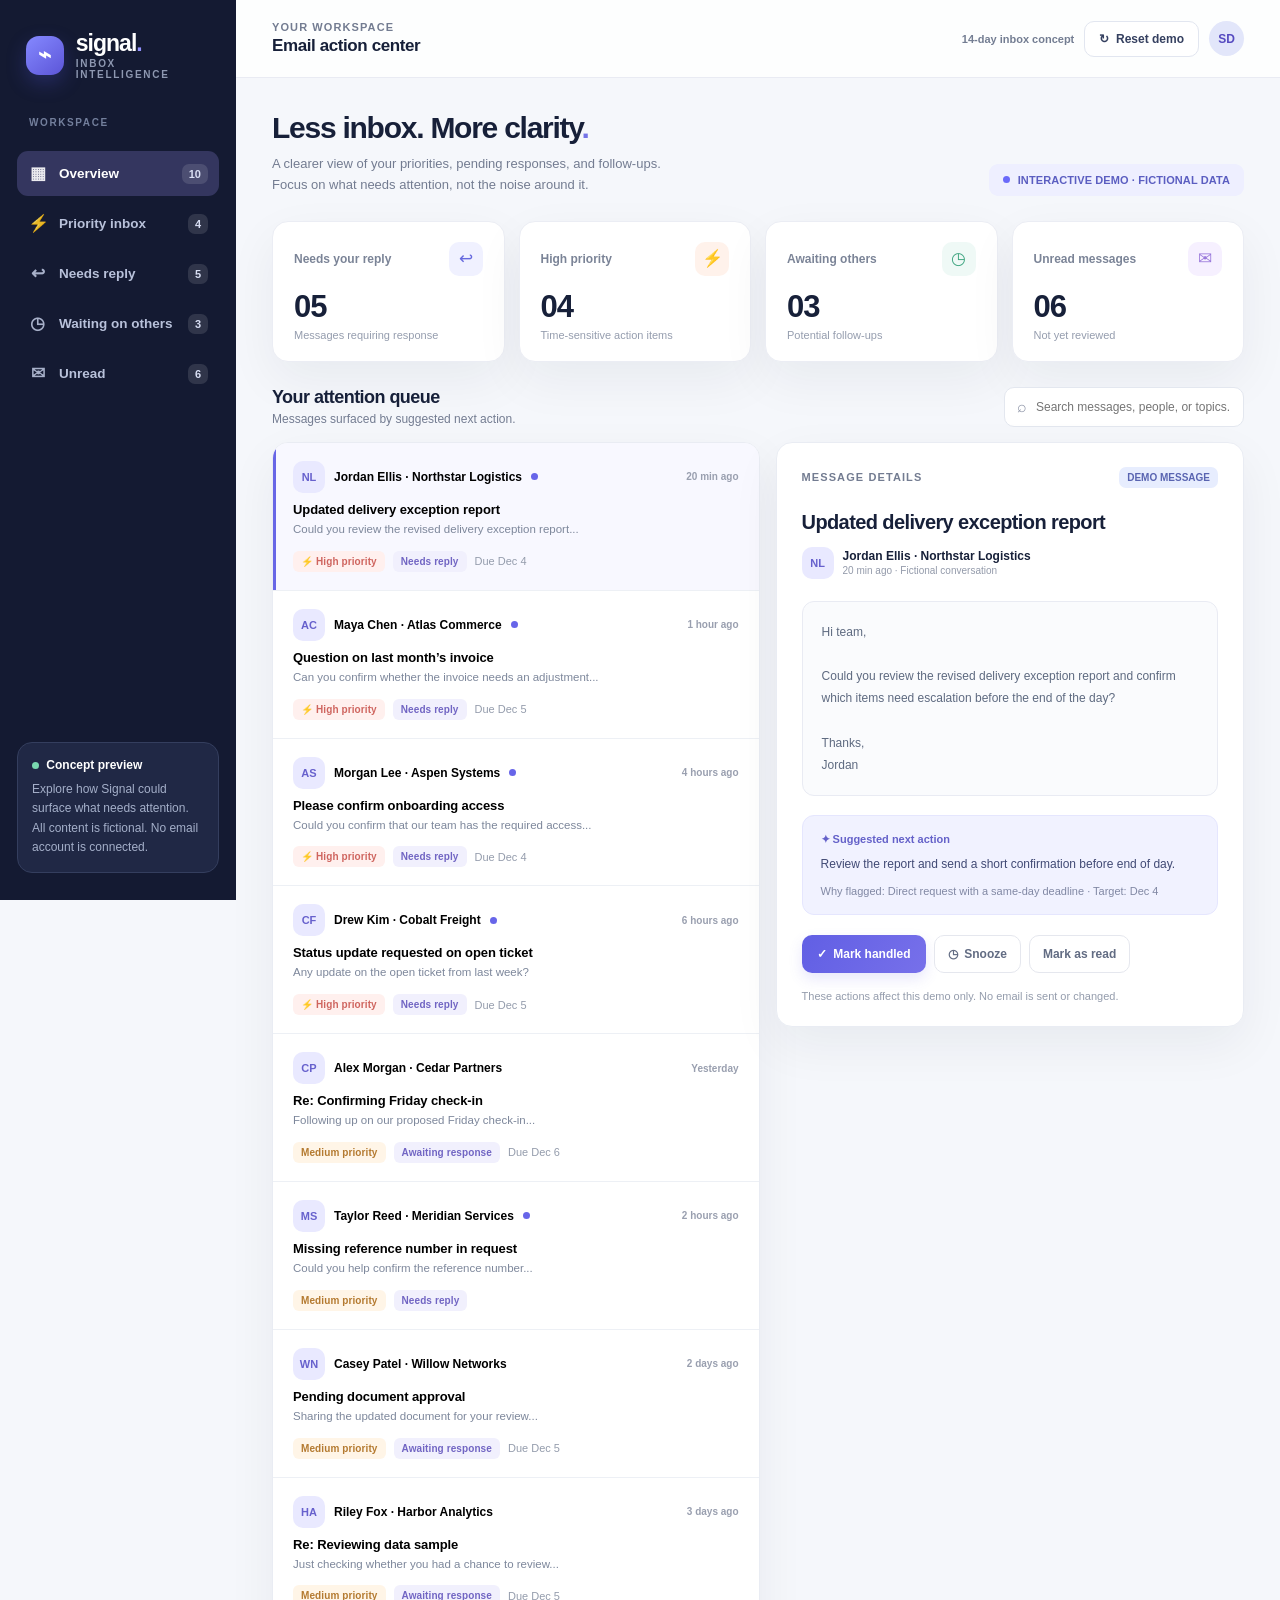
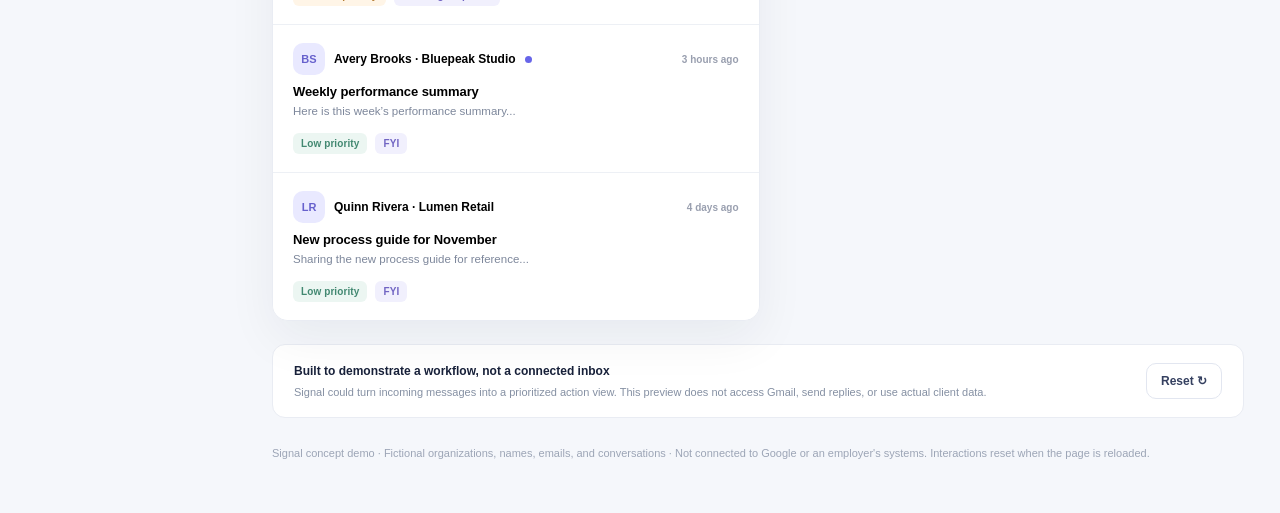
<file: signal-demo/index.html>
<!doctype html>
<html lang="en">
<head>
<meta charset="utf-8">
<meta name="viewport" content="width=device-width, initial-scale=1">
<meta name="theme-color" content="#121831">
<meta name="description" content="Signal interactive email action dashboard demo — fictional data only.">
<title>Signal — Email, clarified.</title>
<style>
:root{--ink:#172039;--sub:#737c91;--blue:#5860e8;--blue2:#726af3;--bg:#f5f7fb;--line:#e8ebf2;--green:#248d69;--red:#d85f5c;--amber:#ad7228;--purple:#775bd9;--shadow:0 18px 50px rgba(16,27,58,.06)}
*{box-sizing:border-box} html,body{margin:0;min-height:100%;font-family:Inter,-apple-system,BlinkMacSystemFont,"Segoe UI",sans-serif;color:var(--ink);background:var(--bg)}button,input{font:inherit}button{cursor:pointer}button:focus-visible,input:focus-visible{outline:3px solid #b9bbff;outline-offset:2px}
.app{display:grid;grid-template-columns:236px minmax(0,1fr);min-height:100vh}.sidebar{background:#141a32;color:#bdc4d8;padding:27px 17px;display:flex;flex-direction:column;gap:18px;position:sticky;top:0;height:100vh}.brand{display:flex;align-items:center;gap:12px;padding:3px 9px 14px;color:#fff}.mark{width:39px;height:39px;border-radius:13px;display:flex;align-items:center;justify-content:center;background:linear-gradient(140deg,#8589ff,#5c55d8);box-shadow:0 8px 20px rgba(84,86,221,.28);font-size:22px;font-weight:800}.brandname{font-size:23px;font-weight:780;letter-spacing:-1px}.brandtag{font-size:10px;letter-spacing:1.7px;color:#8e98b1;font-weight:700;margin-top:1px}.sectionlabel{text-transform:uppercase;font-weight:750;color:#737f9c;letter-spacing:1.6px;font-size:10px;padding:5px 12px}.nav{display:flex;flex-direction:column;gap:5px}.nav button{display:flex;align-items:center;width:100%;border:0;background:transparent;color:#b8c1da;border-radius:11px;text-align:left;padding:12px 11px;gap:12px;font-size:13.5px;font-weight:600;transition:.15s}.nav button:hover{background:#242b48;color:#fff}.nav button.active{background:#34365f;color:#fff}.nav button .ico{width:19px;text-align:center;font-size:17px;opacity:.9}.pillcount{margin-left:auto;border-radius:7px;background:rgba(255,255,255,.12);font-size:11px;font-weight:750;padding:4px 7px;color:#d9dff4}.sidebar-bottom{margin-top:auto;border-radius:15px;background:#202845;border:1px solid #343e5e;padding:15px 14px}.sidebar-bottom strong{color:#fff;display:block;font-size:12px;margin-bottom:8px}.sidebar-bottom p{font-size:12px;line-height:1.6;margin:0;color:#a4afc9}.sidebar-bottom .dot{width:7px;height:7px;display:inline-block;background:#79d8b0;border-radius:50%;margin-right:4px}
.main{min-width:0}.top{height:78px;display:flex;align-items:center;gap:15px;border-bottom:1px solid #e9ebf3;background:rgba(255,255,255,.86);padding:0 36px;justify-content:space-between}.top-left{display:flex;align-items:center;gap:12px;min-width:0}.eyebrow{font-size:11px;color:var(--sub);font-weight:750;letter-spacing:1.1px;text-transform:uppercase}.top-title{font-size:17px;font-weight:760;letter-spacing:-.4px;margin-top:3px}.top-right{display:flex;align-items:center;gap:10px}.avatar{width:35px;height:35px;background:#e2e6fa;color:#554ac0;display:flex;align-items:center;justify-content:center;border-radius:50%;font-size:12px;font-weight:800}.outlined{border:1px solid #e2e6f0;background:#fff;border-radius:10px;padding:10px 14px;font-size:12px;font-weight:720;color:#354060}.outlined:hover{border-color:#b9bded;background:#f7f7ff}.tinylabel{font-size:11px;font-weight:700;color:#737d92}.workspace{padding:33px 36px 40px;max-width:1560px;margin:0 auto}.hero{display:flex;align-items:flex-end;justify-content:space-between;gap:14px;margin-bottom:25px}.hero h1{font-size:30px;letter-spacing:-1.25px;margin:0 0 8px;font-weight:810}.hero p{margin:0;font-size:13px;color:var(--sub);line-height:1.65}.demo-banner{display:flex;align-items:center;gap:8px;padding:10px 14px;border-radius:9px;background:#eeefff;color:#5b5ec1;font-size:11px;font-weight:780;letter-spacing:.1px}.demo-banner span{width:7px;height:7px;background:#6a6afa;border-radius:50%}
.metrics{display:grid;grid-template-columns:repeat(4,minmax(0,1fr));gap:14px;margin-bottom:24px}.metric{background:#fff;border:1px solid #ebedf4;border-radius:16px;padding:20px 21px;box-shadow:var(--shadow)}.metric-top{display:flex;align-items:center;justify-content:space-between;gap:6px}.metric-label{color:#7b8497;font-weight:690;font-size:12px}.metric-icon{height:34px;width:34px;display:flex;align-items:center;justify-content:center;border-radius:10px;background:#f0f1ff;font-size:17px;color:#6669de}.metric:nth-child(2) .metric-icon{background:#fff2eb;color:#d78f62}.metric:nth-child(3) .metric-icon{background:#eff9f6;color:#3fa580}.metric:nth-child(4) .metric-icon{background:#f6f0ff;color:#9a79db}.metric-num{font-size:31px;font-weight:810;letter-spacing:-1px;margin-top:13px}.metric-foot{font-size:11px;color:#959dae;margin-top:4px}.toolbar{display:flex;gap:12px;justify-content:space-between;align-items:center;margin:25px 0 15px}.toolbar h2{font-size:18px;letter-spacing:-.55px;margin:0}.toolbar p{font-size:12px;color:var(--sub);margin:4px 0 0}.search{display:flex;align-items:center;gap:7px;border:1px solid #e3e7ef;border-radius:10px;background:#fff;padding:0 12px;height:40px;min-width:240px;color:#8b92a5}.search input{background:transparent;border:0;outline:none;min-width:0;width:100%;font-size:12px;color:var(--ink)}.search input:focus{outline:none}.split{display:grid;grid-template-columns:minmax(340px,1.02fr) minmax(335px,.98fr);gap:16px;align-items:start}.thread-list,.detail{background:white;border-radius:16px;border:1px solid #e9ecf3;overflow:hidden;box-shadow:var(--shadow)}.thread{width:100%;background:#fff;border:0;border-bottom:1px solid #edf0f5;padding:18px 20px;text-align:left;display:block;transition:background .15s}.thread:last-child{border-bottom:0}.thread:hover{background:#fafaff}.thread.active{background:#f8f8ff;box-shadow:inset 3px 0 #6866e6}.thread-top{display:flex;justify-content:space-between;gap:8px;align-items:center}.thread-person{display:flex;align-items:center;gap:9px;min-width:0}.sender-avatar{width:32px;height:32px;border-radius:10px;display:inline-flex;align-items:center;justify-content:center;font-size:11px;font-weight:770;flex-shrink:0;background:#e9e9ff;color:#6761cd}.thread-name{font-size:12px;font-weight:770;overflow:hidden;white-space:nowrap;text-overflow:ellipsis}.thread-time{font-size:10px;color:#999faf;white-space:nowrap;font-weight:690}.thread-subject{margin:9px 0 4px;font-size:13px;font-weight:750;letter-spacing:-.1px}.thread-excerpt{font-size:11.5px;color:#7d879b;line-height:1.55;white-space:nowrap;overflow:hidden;text-overflow:ellipsis}.thread-bottom{display:flex;gap:8px;align-items:center;margin-top:12px;flex-wrap:wrap}.chip{font-size:10px;font-weight:770;letter-spacing:.1px;border-radius:6px;padding:5px 8px;background:#f0f1f6;color:#697389}.chip.high{background:#fff0ee;color:#cf655f}.chip.medium{background:#fff5e7;color:#b47a30}.chip.low{background:#ecf6f2;color:#428871}.chip.status{background:#f1f0fd;color:#7165c3}.unread-dot{width:7px;height:7px;border-radius:50%;background:#6765e9;display:inline-block;flex-shrink:0}
.detail{position:sticky;top:20px;padding:24px 25px}.detail-head{display:flex;justify-content:space-between;align-items:center;gap:10px}.detail h3{font-size:20px;line-height:1.3;letter-spacing:-.6px;margin:21px 0 12px}.detail-from{display:flex;align-items:center;gap:9px;margin:0 0 22px}.detail-from strong{display:block;font-size:12px}.detail-from small{color:#939aaa;font-size:10px;display:block;margin-top:2px}.message{font-size:12px;color:#5e6a80;line-height:1.85;padding:19px;border:1px solid #e9ebf3;border-radius:12px;background:#fafbfd;white-space:pre-line}.insight{background:#f1f2ff;border:1px solid #e5e6fe;border-radius:12px;padding:17px 18px;margin-top:19px}.insight-label{font-size:11px;font-weight:800;color:#6461c9;display:flex;align-items:center;gap:6px}.insight-text{margin-top:8px;font-size:12px;line-height:1.7;color:#414a75}.insight-explain{font-size:11px;color:#8188a4;margin-top:10px}.detail-actions{display:flex;gap:8px;flex-wrap:wrap;margin-top:20px}.primary{border:0;background:linear-gradient(120deg,#615fe4,#7770ea);color:white;border-radius:10px;padding:12px 15px;font-size:12px;font-weight:780;box-shadow:0 6px 14px rgba(100,97,230,.15)}.primary:hover{filter:brightness(.96)}.ghost{border:1px solid #e5e7ee;background:#fff;border-radius:10px;padding:11px 13px;font-size:12px;font-weight:730;color:#626c83}.ghost:hover{background:#f6f7fb}.muted{color:#949cac;font-size:11px}.callout{display:flex;align-items:center;justify-content:space-between;gap:15px;background:#fff;border:1px solid #e9ecf3;padding:16px 21px;border-radius:13px;margin-top:23px}.callout strong{font-size:12px}.callout p{font-size:11px;color:#8590a3;margin:5px 0 0;line-height:1.5}.footer{font-size:11px;color:#9ca5b6;margin-top:27px;line-height:1.6}.empty{padding:50px 20px;text-align:center;color:#8490a4;font-size:13px}.toast{position:fixed;bottom:25px;right:25px;background:#161d36;color:white;padding:14px 17px;border-radius:11px;box-shadow:0 12px 32px rgba(20,30,66,.22);font-size:12px;font-weight:650;opacity:0;transform:translateY(10px);transition:.2s;pointer-events:none;z-index:10}.toast.show{opacity:1;transform:translateY(0)}.badge-counter{background:#e7edfe;color:#5964b1;font-size:10px;padding:5px 8px;border-radius:7px;font-weight:800}.mini-actions{display:none}
@media(max-width:1120px){.app{grid-template-columns:205px minmax(0,1fr)}.sidebar{padding:24px 13px}.workspace{padding:27px 23px}.top{padding:0 23px}.split{grid-template-columns:1fr}.detail{position:static}.metrics{gap:10px}.metric{padding:17px}}
@media(max-width:710px){.app{display:block;padding-bottom:70px}.sidebar{height:unset;position:fixed;bottom:0;top:auto;left:0;right:0;z-index:5;padding:7px 6px 4px;background:#141a32}.brand,.sectionlabel,.sidebar-bottom{display:none}.sidebar .nav{flex-direction:row;justify-content:space-around}.sidebar .nav button{flex-direction:column;gap:3px;padding:8px 2px;font-size:9px;border-radius:8px;justify-content:center;min-width:0}.sidebar .nav button .ico{font-size:16px}.sidebar .nav .pillcount{display:none}.top{height:66px;padding:0 17px}.top-title{font-size:14px}.top-right .tinylabel{display:none}.outlined{font-size:10px;padding:9px}.workspace{padding:22px 15px}.hero{display:block}.hero h1{font-size:26px}.hero .demo-banner{margin-top:15px;display:inline-flex}.metrics{grid-template-columns:repeat(2,1fr)}.metric{padding:14px}.metric-num{font-size:28px}.metric-icon{width:29px;height:29px}.toolbar{flex-wrap:wrap}.search{min-width:0;width:100%}.split{grid-template-columns:minmax(0,1fr)}.detail{padding:20px}.thread{padding:15px}.callout{align-items:start}.callout button{white-space:nowrap}}
</style>
</head>
<body>
<div class="app">
 <aside class="sidebar" aria-label="Dashboard navigation">
  <div class="brand"><div class="mark" aria-hidden="true">⌁</div><div><div class="brandname">signal<span style="color:#9291ff">.</span></div><div class="brandtag">INBOX INTELLIGENCE</div></div></div>
  <div class="sectionlabel">Workspace</div>
  <nav class="nav" id="nav">
   <button data-view="all" class="active"><span class="ico">▦</span>Overview<span class="pillcount" data-count="all"></span></button>
   <button data-view="priority"><span class="ico">⚡</span>Priority inbox<span class="pillcount" data-count="priority"></span></button>
   <button data-view="reply"><span class="ico">↩</span>Needs reply<span class="pillcount" data-count="reply"></span></button>
   <button data-view="waiting"><span class="ico">◷</span>Waiting on others<span class="pillcount" data-count="waiting"></span></button>
   <button data-view="unread"><span class="ico">✉</span>Unread<span class="pillcount" data-count="unread"></span></button>
  </nav>
  <div class="sidebar-bottom"><strong><span class="dot"></span> Concept preview</strong><p>Explore how Signal could surface what needs attention. All content is fictional. No email account is connected.</p></div>
 </aside>
 <main class="main">
  <header class="top"><div class="top-left"><div><div class="eyebrow">Your workspace</div><div class="top-title">Email action center</div></div></div><div class="top-right"><span class="tinylabel">14-day inbox concept</span><button class="outlined" id="resetTop">↻ &nbsp;Reset demo</button><div class="avatar">SD</div></div></header>
  <div class="workspace">
   <section class="hero"><div><h1>Less inbox. More clarity<span style="color:#7473e7">.</span></h1><p>A clearer view of your priorities, pending responses, and follow-ups.<br>Focus on what needs attention, not the noise around it.</p></div><div class="demo-banner"><span></span> INTERACTIVE DEMO · FICTIONAL DATA</div></section>
   <section class="metrics" id="metrics" aria-label="Email summary"></section>
   <div class="toolbar"><div><h2 id="listTitle">Your attention queue</h2><p id="listSubtitle">Messages surfaced by suggested next action.</p></div><label class="search"><span aria-hidden="true">⌕</span><input id="search" aria-label="Search demo messages" placeholder="Search messages, people, or topics..."></label></div>
   <div class="split"><section class="thread-list" id="threadList" aria-label="Demo messages"></section><section class="detail" id="detail" aria-live="polite"></section></div>
   <div class="callout"><div><strong>Built to demonstrate a workflow, not a connected inbox</strong><p>Signal could turn incoming messages into a prioritized action view. This preview does not access Gmail, send replies, or use actual client data.</p></div><button class="outlined" id="resetBottom">Reset ↻</button></div>
   <p class="footer">Signal concept demo · Fictional organizations, names, emails, and conversations · Not connected to Google or an employer's systems. Interactions reset when the page is reloaded.</p>
  </div>
 </main>
</div><div class="toast" id="toast" role="status"></div>
<script>
(()=>{
 const today=new Date();const at=(days,hours=0)=>{let d=new Date(today);d.setDate(d.getDate()+days);d.setHours(d.getHours()+hours);return d};
 const dateText=d=>d.toLocaleDateString(undefined,{month:'short',day:'numeric'});
 const initial=[
 {id:1,from:'Jordan Ellis',org:'Northstar Logistics',initials:'NL',subject:'Updated delivery exception report',body:'Hi team,\n\nCould you review the revised delivery exception report and confirm which items need escalation before the end of the day?\n\nThanks,\nJordan',preview:'Could you review the revised delivery exception report...',when:'20 min ago',urgency:'high',type:'reply',unread:true,due:at(0),hint:'Direct request with a same-day deadline',next:'Review the report and send a short confirmation before end of day.'},
 {id:2,from:'Maya Chen',org:'Atlas Commerce',initials:'AC',subject:'Question on last month’s invoice',body:'Hello,\n\nI noticed an amount that may not match our agreed rate. Can you confirm whether the invoice needs an adjustment by tomorrow?\n\nBest,\nMaya',preview:'Can you confirm whether the invoice needs an adjustment...',when:'1 hour ago',urgency:'high',type:'reply',unread:true,due:at(1),hint:'Billing question with a stated deadline',next:'Verify the invoice discrepancy and acknowledge the request.'},
 {id:3,from:'Alex Morgan',org:'Cedar Partners',initials:'CP',subject:'Re: Confirming Friday check-in',body:'Hi Alex,\n\nFollowing up on our proposed Friday check-in. Please let us know if the agenda and time work for you.\n\nThanks,\nOperations',preview:'Following up on our proposed Friday check-in...',when:'Yesterday',urgency:'medium',type:'waiting',unread:false,due:at(2),hint:'Your last outgoing message is awaiting a response',next:'Send a polite follow-up if no confirmation arrives by tomorrow.'},
 {id:4,from:'Taylor Reed',org:'Meridian Services',initials:'MS',subject:'Missing reference number in request',body:'Hi there,\n\nCould you help confirm the reference number for the attached service request? I could not locate it in the summary.\n\nAppreciate your help,\nTaylor',preview:'Could you help confirm the reference number...',when:'2 hours ago',urgency:'medium',type:'reply',unread:true,due:null,hint:'Explicit question needing a response',next:'Locate the reference number or request the missing details.'},
 {id:5,from:'Casey Patel',org:'Willow Networks',initials:'WN',subject:'Pending document approval',body:'Hi Casey,\n\nSharing the updated document for your review. Let us know whether the changes are approved.\n\nThanks,\nOperations',preview:'Sharing the updated document for your review...',when:'2 days ago',urgency:'medium',type:'waiting',unread:false,due:at(1),hint:'Review requested from an external contact',next:'Check whether approval has arrived; follow up if still pending.'},
 {id:6,from:'Avery Brooks',org:'Bluepeak Studio',initials:'BS',subject:'Weekly performance summary',body:'Hi team,\n\nHere is this week’s performance summary. No action is required. Happy to answer questions if anything stands out.\n\nBest,\nAvery',preview:'Here is this week’s performance summary...',when:'3 hours ago',urgency:'low',type:'info',unread:true,due:null,hint:'Informational update without a request',next:'Read when convenient; no immediate action required.'},
 {id:7,from:'Morgan Lee',org:'Aspen Systems',initials:'AS',subject:'Please confirm onboarding access',body:'Hello,\n\nWe are planning to start testing tomorrow morning. Could you confirm that our team has the required access today?\n\nThanks,\nMorgan',preview:'Could you confirm that our team has the required access...',when:'4 hours ago',urgency:'high',type:'reply',unread:true,due:at(0),hint:'Time-sensitive confirmation request',next:'Check account access and confirm readiness today.'},
 {id:8,from:'Riley Fox',org:'Harbor Analytics',initials:'HA',subject:'Re: Reviewing data sample',body:'Hi Riley,\n\nWe sent the sample data and questions on Monday. Just checking whether you had a chance to review.\n\nThanks,\nOperations',preview:'Just checking whether you had a chance to review...',when:'3 days ago',urgency:'medium',type:'waiting',unread:false,due:at(1),hint:'Outbound request that may need a follow-up',next:'Follow up on the sample review with a concise reminder.'},
 {id:9,from:'Quinn Rivera',org:'Lumen Retail',initials:'LR',subject:'New process guide for November',body:'Hello team,\n\nSharing the new process guide for reference. There is no action needed unless you see an issue with the draft.\n\nRegards,\nQuinn',preview:'Sharing the new process guide for reference...',when:'4 days ago',urgency:'low',type:'info',unread:false,due:null,hint:'Reference material without an immediate request',next:'Save for reference when planning future work.'},
 {id:10,from:'Drew Kim',org:'Cobalt Freight',initials:'CF',subject:'Status update requested on open ticket',body:'Hi,\n\nAny update on the open ticket from last week? We would appreciate a response before the next scheduled review.\n\nThanks,\nDrew',preview:'Any update on the open ticket from last week?',when:'6 hours ago',urgency:'high',type:'reply',unread:true,due:at(1),hint:'Customer waiting for a status update',next:'Check ticket status and share what is known plus next update timing.'}
 ];
 let items=initial.map(x=>({...x,done:false,snoozed:false})),view='all',selected=1,term='';
 const $=s=>document.querySelector(s); const esc=s=>String(s).replace(/[&<>"']/g,c=>({'&':'&amp;','<':'&lt;','>':'&gt;','"':'&quot;',"'":'&#39;'}[c]));
 const visible=x=>!x.done&&!x.snoozed; const counts=()=>({all:items.filter(visible).length,priority:items.filter(x=>visible(x)&&x.urgency==='high').length,reply:items.filter(x=>visible(x)&&x.type==='reply').length,waiting:items.filter(x=>visible(x)&&x.type==='waiting').length,unread:items.filter(x=>visible(x)&&x.unread).length});
 const titles={all:['Your attention queue','Messages surfaced by suggested next action.'],priority:['Priority inbox','Urgent or time-sensitive messages.'],reply:['Needs your reply','Questions and requests waiting on you.'],waiting:['Waiting on others','Conversations you may need to follow up on.'],unread:['Unread messages','New messages that you have not reviewed.']};
 const list=()=>items.filter(x=>visible(x)&&(view==='all'||view==='priority'&&x.urgency==='high'||view==='reply'&&x.type==='reply'||view==='waiting'&&x.type==='waiting'||view==='unread'&&x.unread)).filter(x=>(x.from+' '+x.org+' '+x.subject+' '+x.body).toLowerCase().includes(term)).sort((a,b)=>({high:0,medium:1,low:2}[a.urgency]-{high:0,medium:1,low:2}[b.urgency]));
 const labels={reply:'Needs reply',waiting:'Awaiting response',info:'FYI'};
 const showToast=message=>{const e=$('#toast');e.textContent=message;e.classList.add('show');clearTimeout(showToast.timer);showToast.timer=setTimeout(()=>e.classList.remove('show'),2700)};
 function render(){const n=counts();document.querySelectorAll('[data-count]').forEach(e=>e.textContent=n[e.dataset.count]);
 document.querySelectorAll('#nav button').forEach(b=>{b.classList.toggle('active',b.dataset.view===view);b.setAttribute('aria-current',b.dataset.view===view?'page':'false')});
 $('#metrics').innerHTML=[['Needs your reply',n.reply,'↩','Messages requiring response'],['High priority',n.priority,'⚡','Time-sensitive action items'],['Awaiting others',n.waiting,'◷','Potential follow-ups'],['Unread messages',n.unread,'✉','Not yet reviewed']].map(([label,num,icon,foot])=>`<div class="metric"><div class="metric-top"><span class="metric-label">${label}</span><div class="metric-icon">${icon}</div></div><div class="metric-num">${num.toString().padStart(2,'0')}</div><div class="metric-foot">${foot}</div></div>`).join('');
 $('#listTitle').textContent=titles[view][0];$('#listSubtitle').textContent=titles[view][1];const arr=list();if(!arr.some(x=>x.id===selected))selected=arr.length?arr[0].id:null;
 $('#threadList').innerHTML=arr.length?arr.map(x=>`<button class="thread ${selected===x.id?'active':''}" data-id="${x.id}" aria-label="View ${esc(x.subject)}"><div class="thread-top"><div class="thread-person"><span class="sender-avatar">${esc(x.initials)}</span><span class="thread-name">${esc(x.from)} · ${esc(x.org)}</span>${x.unread?'<span class="unread-dot" title="Unread"></span>':''}</div><span class="thread-time">${esc(x.when)}</span></div><div class="thread-subject">${esc(x.subject)}</div><div class="thread-excerpt">${esc(x.preview)}</div><div class="thread-bottom"><span class="chip ${x.urgency}">${x.urgency==='high'?'⚡ High priority':x.urgency==='medium'?'Medium priority':'Low priority'}</span><span class="chip status">${esc(labels[x.type])}</span>${x.due?`<span class="muted">Due ${dateText(x.due)}</span>`:''}</div></button>`).join(''):'<div class="empty"><div style="font-size:27px;margin-bottom:12px">✓</div>Nothing here right now.<br>Try another view or reset the demo.</div>';
 document.querySelectorAll('.thread').forEach(b=>b.addEventListener('click',()=>{selected=Number(b.dataset.id);render()}));
 const x=items.find(x=>x.id===selected);
 $('#detail').innerHTML=!x?'<div class="empty">Select a message to review its action summary.</div>':`<div class="detail-head"><span class="eyebrow">Message details</span><span class="badge-counter">DEMO MESSAGE</span></div><h3>${esc(x.subject)}</h3><div class="detail-from"><div class="sender-avatar">${esc(x.initials)}</div><div><strong>${esc(x.from)} · ${esc(x.org)}</strong><small>${esc(x.when)} · Fictional conversation</small></div></div><div class="message">${esc(x.body)}</div><div class="insight"><div class="insight-label">✦ Suggested next action</div><div class="insight-text">${esc(x.next)}</div><div class="insight-explain">Why flagged: ${esc(x.hint)}${x.due?` · Target: ${dateText(x.due)}`:''}</div></div><div class="detail-actions"><button class="primary" id="complete">✓ &nbsp;Mark handled</button><button class="ghost" id="snooze">◷ &nbsp;Snooze</button><button class="ghost" id="markRead">${x.unread?'Mark as read':'Mark unread'}</button></div><p class="muted" style="margin:17px 0 0">These actions affect this demo only. No email is sent or changed.</p>`;
 if(x){$('#complete').onclick=()=>{x.done=true;showToast('Marked handled in demo');render()};$('#snooze').onclick=()=>{x.snoozed=true;showToast('Snoozed in demo until reset');render()};$('#markRead').onclick=()=>{x.unread=!x.unread;showToast(x.unread?'Marked unread in demo':'Marked read in demo');render()}}}
 document.querySelectorAll('#nav button').forEach(b=>b.onclick=()=>{view=b.dataset.view;render()});$('#search').addEventListener('input',e=>{term=e.target.value.toLowerCase();render()});const reset=()=>{items=initial.map(x=>({...x,done:false,snoozed:false}));view='all';selected=1;term='';$('#search').value='';render();showToast('Demo reset to its original state')};$('#resetTop').onclick=reset;$('#resetBottom').onclick=reset;render();
})();
</script>
</body>
</html>
</file>
